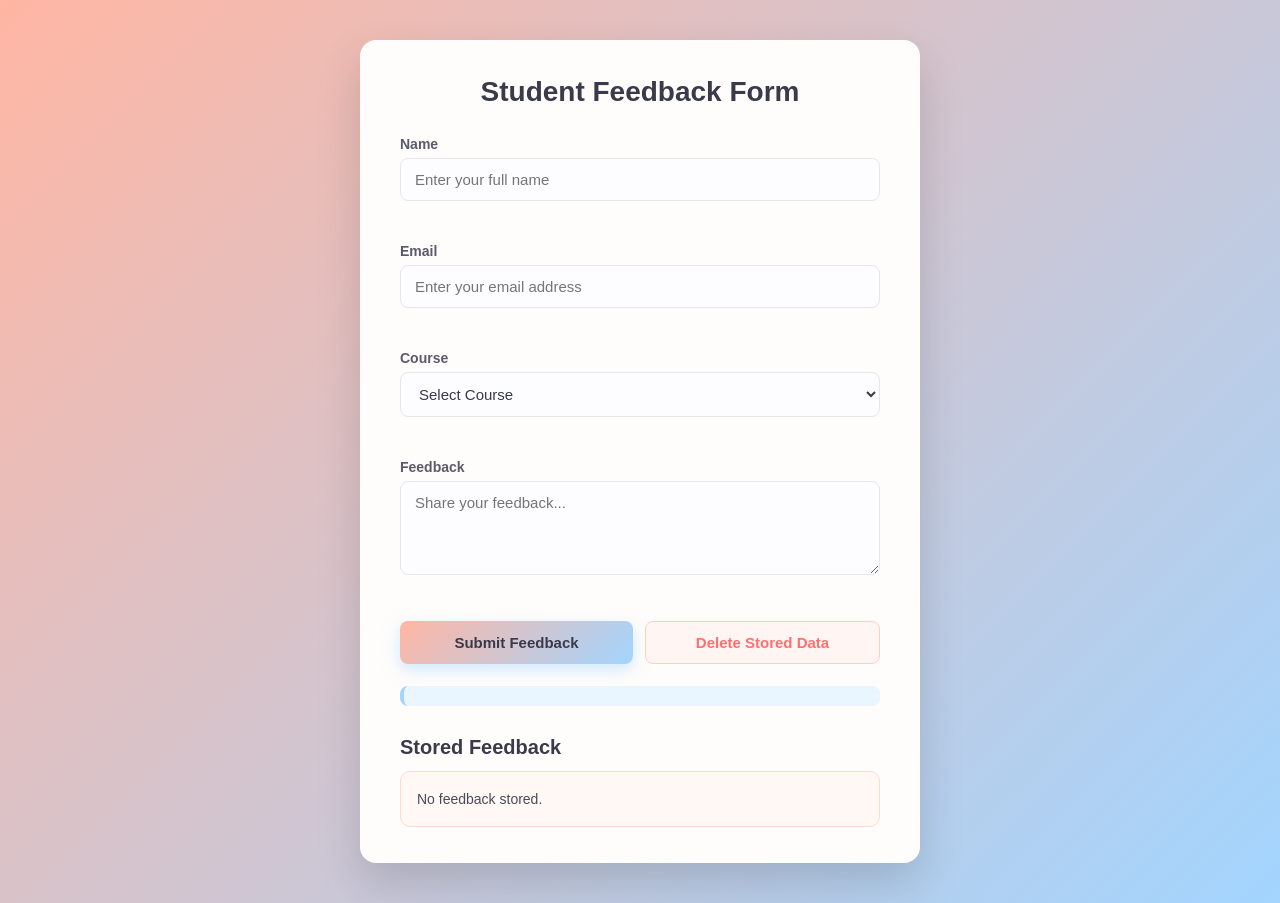
<file: Assigment 3/form.html>
<!DOCTYPE html>
<html lang="en">
<head>
<meta charset="UTF-8">
<meta name="viewport" content="width=device-width, initial-scale=1.0">
<title>Student Feedback Form</title>
<link rel="stylesheet" href="form.css">
</head>
<body>

  <div class="container">
    <h1>Student Feedback Form</h1>

    <form id="feedbackForm" novalidate>
      <div class="form-group">
        <label for="name">Name</label>
        <input type="text" id="name" placeholder="Enter your full name">
        <span class="error" id="nameError"></span>
      </div>

      <div class="form-group">
        <label for="email">Email</label>
        <input type="email" id="email" placeholder="Enter your email address">
        <span class="error" id="emailError"></span>
      </div>

      <div class="form-group">
        <label for="course">Course</label>
        <select id="course">
          <option value="">Select Course</option>
          <option value="Web Development">Web Development</option>
          <option value="Data Science">Data Science</option>
          <option value="UI/UX Design">UI/UX Design</option>
          <option value="Cybersecurity">Cybersecurity</option>
          <option value="AI & Machine Learning">AI & Machine Learning</option>
        </select>
        <span class="error" id="courseError"></span>
      </div>

      <div class="form-group">
        <label for="feedback">Feedback</label>
        <textarea id="feedback" rows="4" placeholder="Share your feedback..."></textarea>
        <span class="error" id="feedbackError"></span>
      </div>

      <div class="btn-group">
        <button type="submit" class="btn btn-primary">Submit Feedback</button>
        <button type="button" id="deleteBtn" class="btn btn-danger">Delete Stored Data</button>
      </div>
    </form>

    <p class="session-user" id="sessionUser"></p>

    <div class="stored-section">
      <h2>Stored Feedback</h2>
      <div id="storedFeedback" class="stored-box">No feedback stored.</div>
    </div>
  </div>

<script src="form.js"></script>
</body>
</html>
</file>
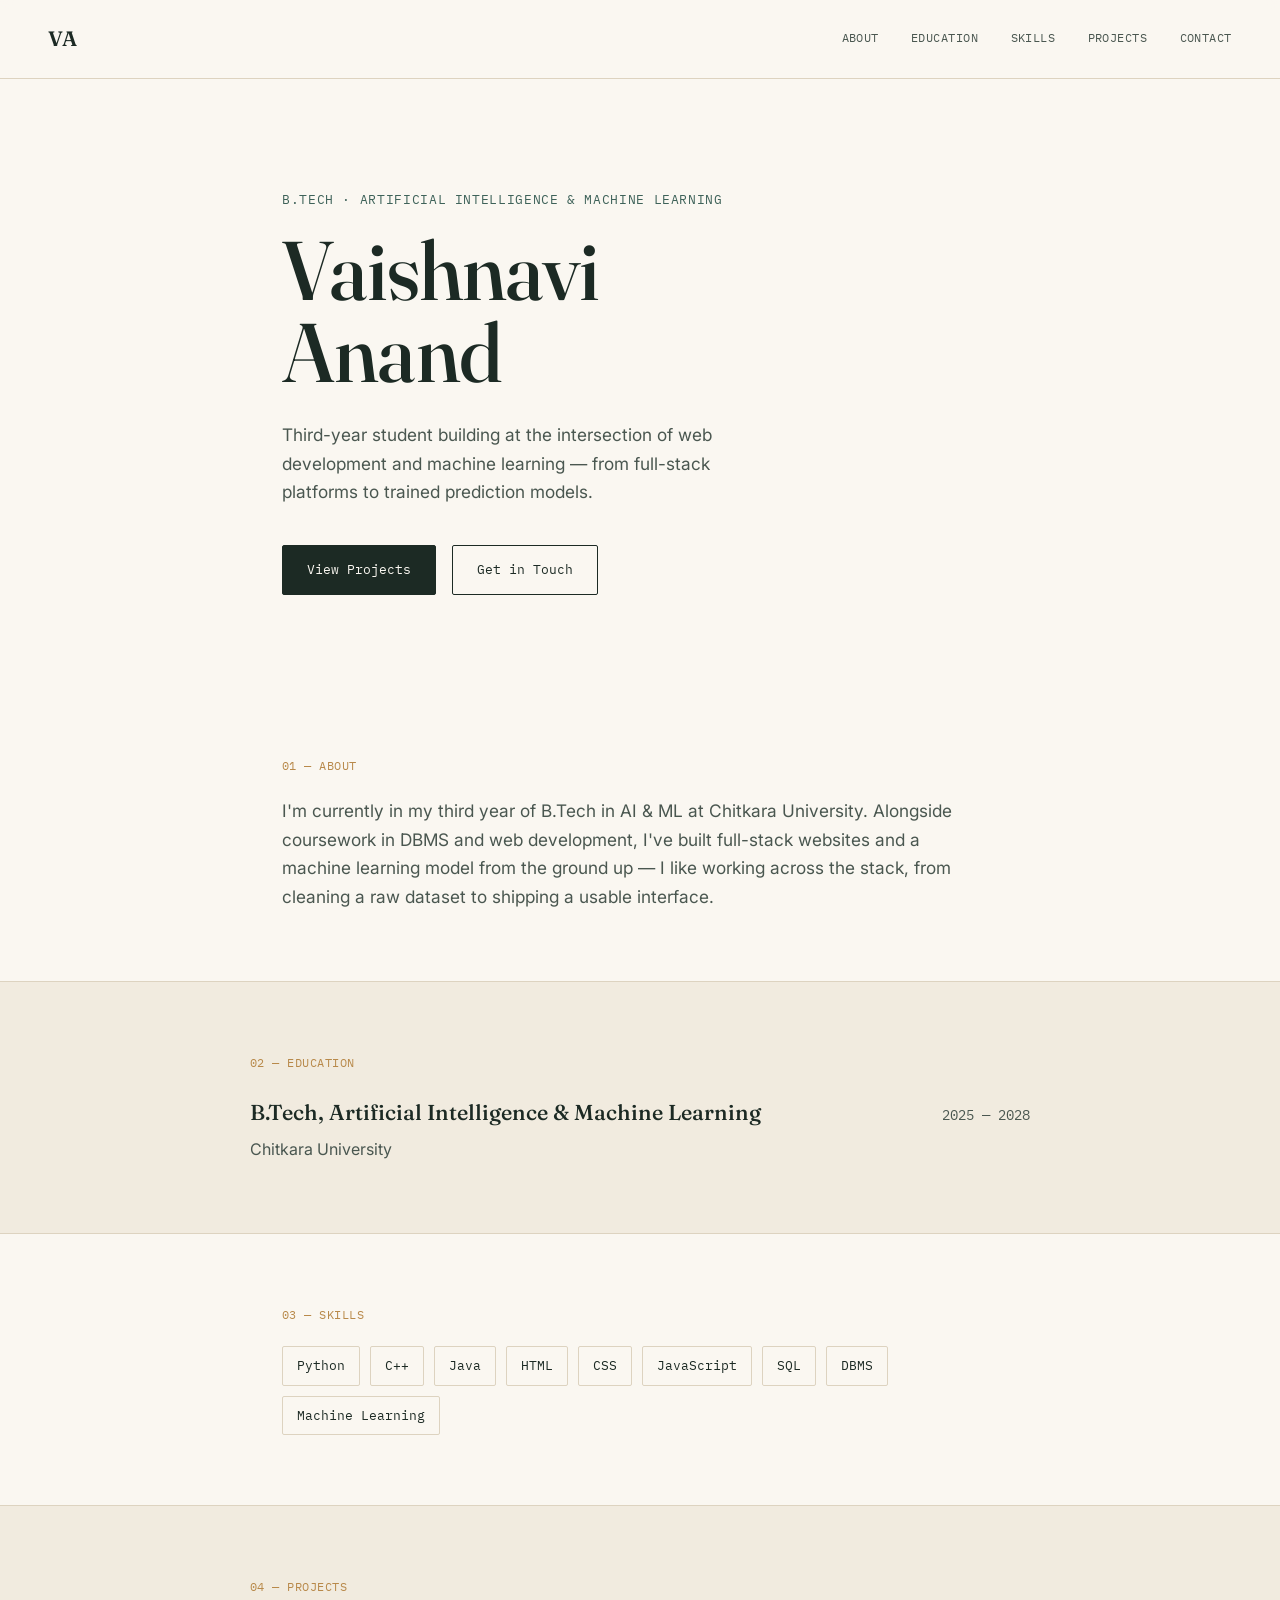
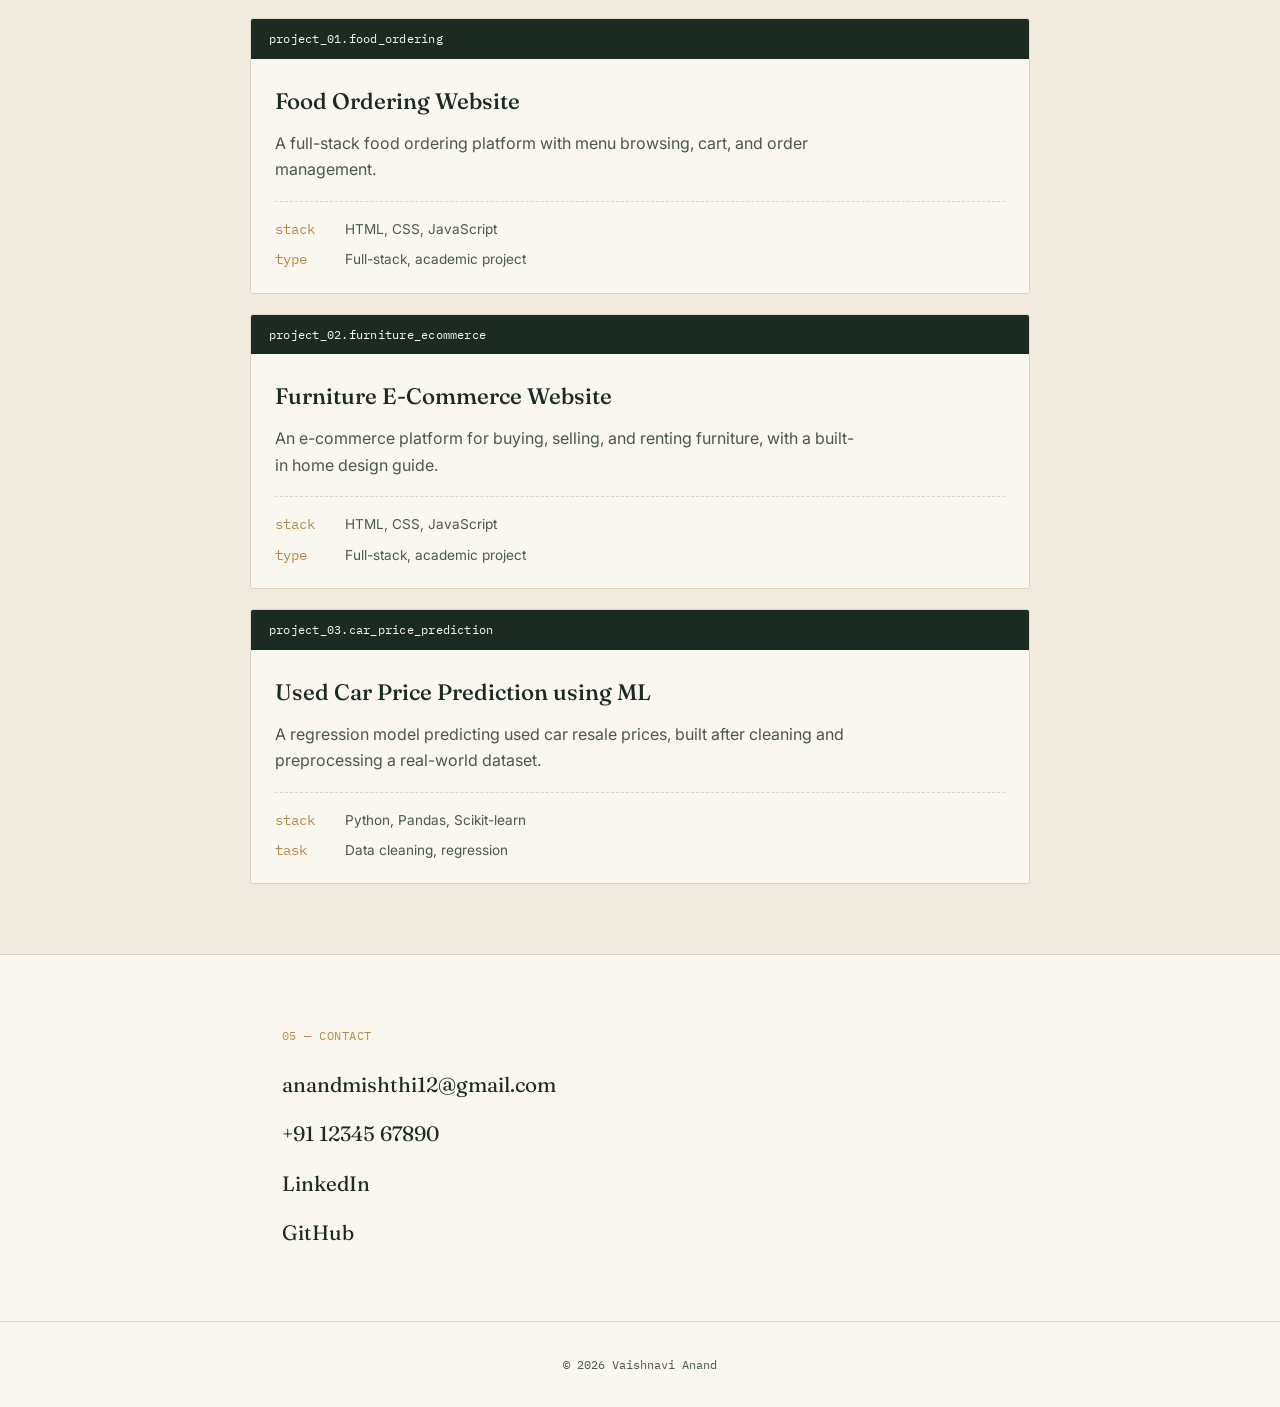
<file: ASSIGNMENT1/portfolio.html>
<!DOCTYPE html>
<html lang="en">
<head>
<meta charset="UTF-8">
<meta name="viewport" content="width=device-width, initial-scale=1.0">
<title>Vaishnavi Anand — Portfolio</title>
<link rel="preconnect" href="https://fonts.googleapis.com">
<link href="https://fonts.googleapis.com/css2?family=Fraunces:opsz,wght@9..144,400;9..144,500;9..144,600&family=Inter:wght@400;500;600&family=IBM+Plex+Mono:wght@400;500&display=swap" rel="stylesheet">
<link rel="stylesheet" href="style.css">
</head>
<body>

<nav>
  <span class="nav__mark">VA</span>
  <div class="nav__links">
    <a href="#about">About</a>
    <a href="#education">Education</a>
    <a href="#skills">Skills</a>
    <a href="#projects">Projects</a>
    <a href="#contact">Contact</a>
  </div>
</nav>

<header class="hero">
  <p class="eyebrow">B.Tech · Artificial Intelligence &amp; Machine Learning</p>
  <h1>Vaishnavi<br>Anand</h1>
  <p class="hero__sub">Third-year student building at the intersection of web development and machine learning — from full-stack platforms to trained prediction models.</p>
  <div class="hero__actions">
    <a href="#projects" class="btn btn--fill">View Projects</a>
    <a href="#contact" class="btn btn--line">Get in Touch</a>
  </div>
</header>

<section id="about" class="section">
  <p class="tag">01 — About</p>
  <p class="about__text">I'm currently in my third year of B.Tech in AI &amp; ML at Chitkara University. Alongside coursework in DBMS and web development, I've built full-stack websites and a machine learning model from the ground up — I like working across the stack, from cleaning a raw dataset to shipping a usable interface.</p>
</section>

<section id="education" class="section section--surface">
  <p class="tag">02 — Education</p>
  <div class="edu-row">
    <h3>B.Tech, Artificial Intelligence &amp; Machine Learning</h3>
    <span class="edu-row__year">2025 — 2028</span>
  </div>
  <p class="edu-row__place">Chitkara University</p>
</section>

<section id="skills" class="section">
  <p class="tag">03 — Skills</p>
  <div class="skills">
    <span>Python</span>
    <span>C++</span>
    <span>Java</span>
    <span>HTML</span>
    <span>CSS</span>
    <span>JavaScript</span>
    <span>SQL</span>
    <span>DBMS</span>
    <span>Machine Learning</span>
  </div>
</section>

<section id="projects" class="section section--surface">
  <p class="tag">04 — Projects</p>

  <article class="model-card">
    <div class="model-card__head">
      <span>project_01.food_ordering</span>
    </div>
    <div class="model-card__body">
      <h3>Food Ordering Website</h3>
      <p>A full-stack food ordering platform with menu browsing, cart, and order management.</p>
      <dl class="spec">
        <div><dt>stack</dt><dd>HTML, CSS, JavaScript</dd></div>
        <div><dt>type</dt><dd>Full-stack, academic project</dd></div>
      </dl>
    </div>
  </article>

  <article class="model-card">
    <div class="model-card__head">
      <span>project_02.furniture_ecommerce</span>
    </div>
    <div class="model-card__body">
      <h3>Furniture E-Commerce Website</h3>
      <p>An e-commerce platform for buying, selling, and renting furniture, with a built-in home design guide.</p>
      <dl class="spec">
        <div><dt>stack</dt><dd>HTML, CSS, JavaScript</dd></div>
        <div><dt>type</dt><dd>Full-stack, academic project</dd></div>
      </dl>
    </div>
  </article>

  <article class="model-card">
    <div class="model-card__head">
      <span>project_03.car_price_prediction</span>
    </div>
    <div class="model-card__body">
      <h3>Used Car Price Prediction using ML</h3>
      <p>A regression model predicting used car resale prices, built after cleaning and preprocessing a real-world dataset.</p>
      <dl class="spec">
        <div><dt>stack</dt><dd>Python, Pandas, Scikit-learn</dd></div>
        <div><dt>task</dt><dd>Data cleaning, regression</dd></div>
      </dl>
    </div>
  </article>
</section>

<section id="contact" class="section">
  <p class="tag">05 — Contact</p>
  <div class="contact">
    <a class="contact__item" href="mailto:anandmishthi12@gmail.com">anandmishthi12@gmail.com</a>
    <a class="contact__item" href="tel:+911234567890">+91 12345 67890</a>
    <a class="contact__item" href="https://www.linkedin.com/in/vaishnavi-anand-560182320" target="_blank">LinkedIn</a>
    <a class="contact__item" href="https://github.com/Vaishnavi120605" target="_blank">GitHub</a>
  </div>
</section>

<footer>
  <p>&copy; 2026 Vaishnavi Anand</p>
</footer>

</body>
</html>
</file>
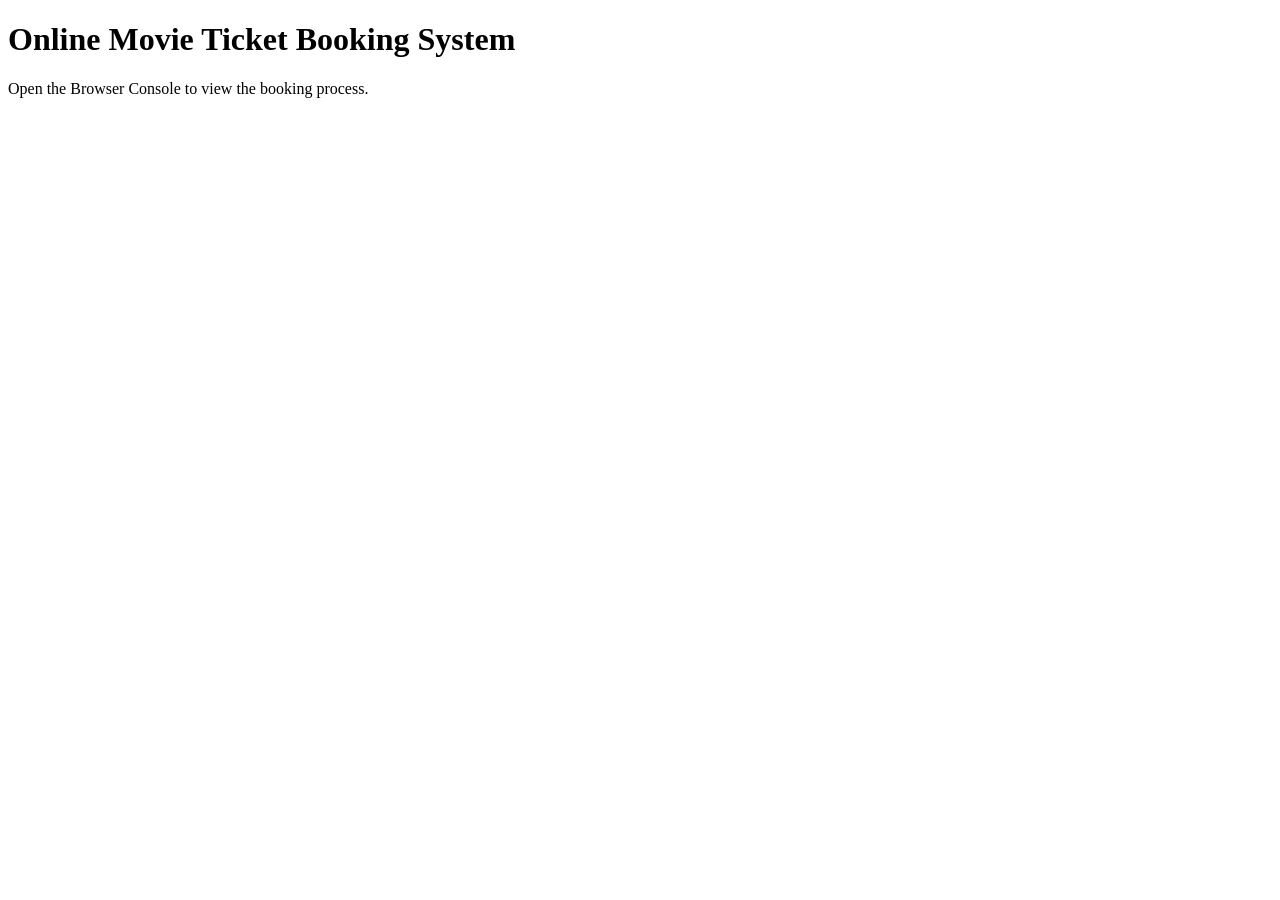
<file: ASSIGNMENT4/script.html>
<!DOCTYPE html>
<html lang="en">
<head>
  <meta charset="UTF-8">
  <title>Online Movie Ticket Booking System</title>
</head>
<body>
  <h1>Online Movie Ticket Booking System</h1>
  <p>Open the Browser Console to view the booking process.</p>

  <script>
    let seatsAvailable = true;

    const booking = new Promise((resolve, reject) => {
      console.log("1. Checking Seat Availability...");

      setTimeout(() => {
        if (seatsAvailable) {
          resolve("Seats are available.");
        } else {
          reject("No Seats Available.");
        }
      }, 2000);
    });

    booking
      .then((seatResult) => {
        console.log(seatResult);
        console.log("2. Processing Payment...");

        return seatResult + " Payment processed successfully.";
      })
      .then((paymentResult) => {
        console.log(paymentResult);
        console.log("3. Confirming Booking...");

        return paymentResult + " Booking confirmed.";
      })
      .then((confirmationResult) => {
        console.log(confirmationResult);
        console.log("4. Generating Ticket...");

        return confirmationResult + " Ticket generated: MOVIE-12345.";
      })
      .then((ticketResult) => {
        console.log(ticketResult);
        console.log("Booking process completed successfully!");
      })
      .catch((error) => {
        console.error("Booking failed: " + error);
      });
  </script>
</body>
</html>
</file>
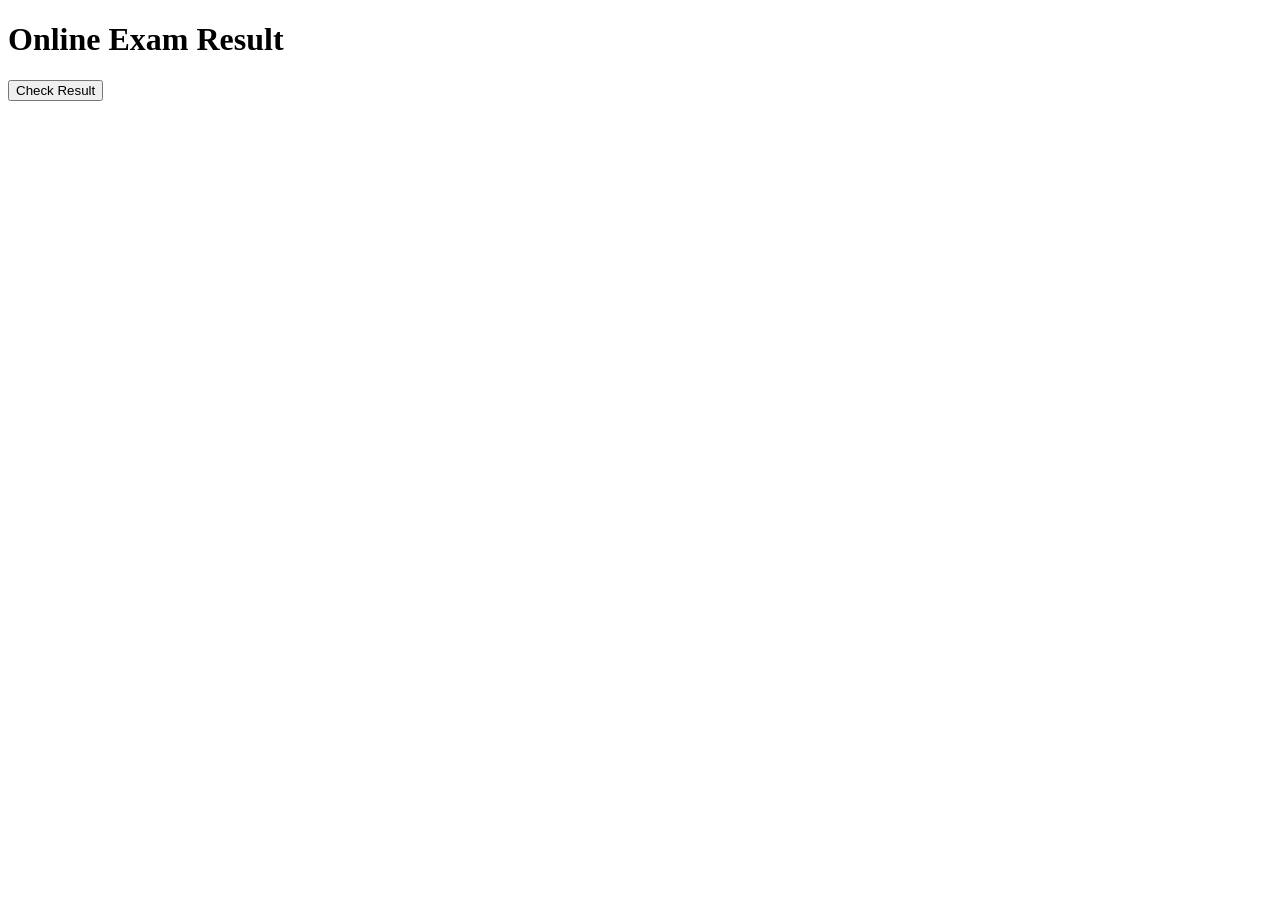
<file: ASSIGNMENT5/async.html>
<!DOCTYPE html>
<html lang="en">
<head>
  <meta charset="UTF-8">
  <meta name="viewport" content="width=device-width, initial-scale=1.0">

  <title>Online Exam Result System</title>
</head>

<body>
  <h1>Online Exam Result</h1>

  <button onclick="checkResult()">Check Result</button>

  <p id="result"></p>

  <script>
    
    function calculateResult() {
      return new Promise((resolve) => {

       
        setTimeout(() => {

        
          resolve("Your result is ready! You scored 85 marks.");

        }, 3000);
      });
    }

    
    async function checkResult() {
      const resultArea = document.getElementById("result");


      resultArea.textContent = "Calculating your result...";

   
      const result = await calculateResult();

      resultArea.textContent = result;
    }
  </script>
</body>
</html>
</file>
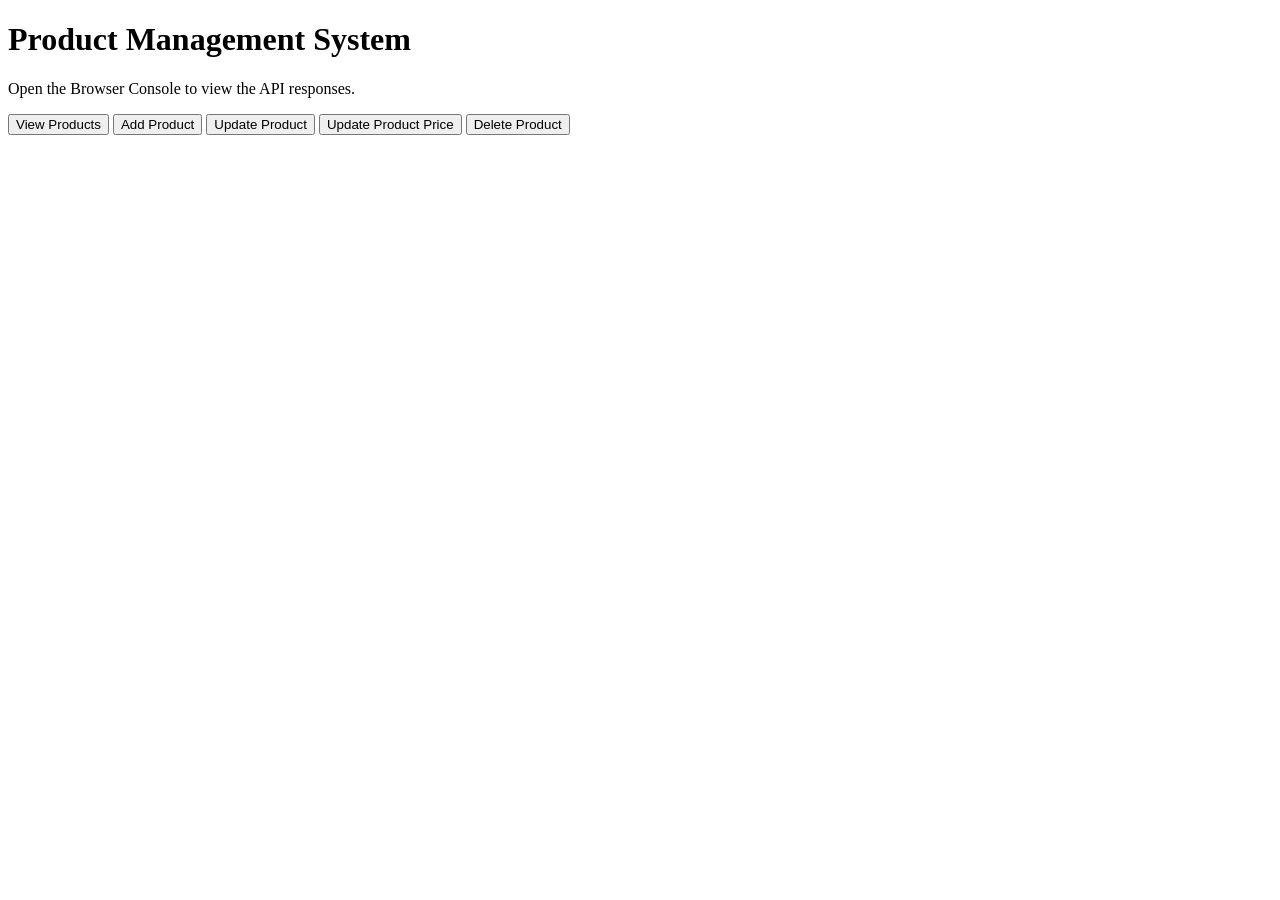
<file: ASSIGNMENT6/fetch.html>
<!DOCTYPE html>
<html lang="en">
<head>
  <meta charset="UTF-8">
  <meta name="viewport" content="width=device-width, initial-scale=1.0">

  <title>Product Management System</title>
</head>

<body>
  <h1>Product Management System</h1>
  <p>Open the Browser Console to view the API responses.</p>

  <button onclick="getProducts()">View Products</button>
  <button onclick="addProduct()">Add Product</button>
  <button onclick="updateProduct()">Update Product</button>
  <button onclick="updatePrice()">Update Product Price</button>
  <button onclick="deleteProduct()">Delete Product</button>

  <script>
    const apiURL = "https://fakestoreapi.com/products";

    async function getProducts() {
      try {
        const response = await fetch(apiURL, {
          method: "GET"
        });

        const products = await response.json();

        console.log("All Products:");
        console.log(products);
      } catch (error) {
        console.error("Error fetching products:", error);
      }
    }

    async function addProduct() {
      const product = {
        title: "Wireless Headphones",
        price: 1999,
        category: "electronics"
      };

      try {
        const response = await fetch(apiURL, {
          method: "POST",
          headers: {
            "Content-Type": "application/json"
          },
          body: JSON.stringify(product)
        });

        const result = await response.json();

        console.log("Product Added:");
        console.log(result);
      } catch (error) {
        console.error("Error adding product:", error);
      }
    }

    async function updateProduct() {
      const updatedProduct = {
        title: "Premium Wireless Headphones",
        price: 2499,
        description: "Wireless headphones with high-quality sound.",
        image: "https://example.com/headphones.jpg",
        category: "electronics"
      };

      try {
        const response = await fetch(`${apiURL}/1`, {
          method: "PUT",
          headers: {
            "Content-Type": "application/json"
          },
          body: JSON.stringify(updatedProduct)
        });

        const result = await response.json();

        console.log("Product Completely Updated:");
        console.log(result);
      } catch (error) {
        console.error("Error updating product:", error);
      }
    }

    async function updatePrice() {
      const newPrice = {
        price: 1499
      };

      try {
        const response = await fetch(`${apiURL}/1`, {
          method: "PATCH",
          headers: {
            "Content-Type": "application/json"
          },
          body: JSON.stringify(newPrice)
        });

        const result = await response.json();

        console.log("Product Price Updated:");
        console.log(result);
      } catch (error) {
        console.error("Error updating product price:", error);
      }
    }

    async function deleteProduct() {
      try {
        const response = await fetch(`${apiURL}/1`, {
          method: "DELETE"
        });

        const result = await response.json();

        console.log("Product Deleted:");
        console.log(result);
      } catch (error) {
        console.error("Error deleting product:", error);
      }
    }
  </script>
</body>
</html>
</file>
<file: Assigment 3/form.css>
* {
  margin: 0;
  padding: 0;
  box-sizing: border-box;
}

body {
  font-family: 'Segoe UI', Tahoma, Geneva, Verdana, sans-serif;
  background: linear-gradient(135deg, #ffb6a3 0%, #a3d5ff 100%);
  min-height: 100vh;
  display: flex;
  justify-content: center;
  align-items: flex-start;
  padding: 40px 20px;
}

.container {
  background: #fffdfb;
  width: 100%;
  max-width: 560px;
  border-radius: 16px;
  padding: 36px 40px;
  box-shadow: 0 20px 45px rgba(0, 0, 0, 0.15);
  animation: fadeIn 0.4s ease-in-out;
}

@keyframes fadeIn {
  from { opacity: 0; transform: translateY(15px); }
  to { opacity: 1; transform: translateY(0); }
}

h1 {
  text-align: center;
  color: #3a3a4a;
  margin-bottom: 28px;
  font-size: 28px;
}

.form-group {
  margin-bottom: 20px;
}

label {
  display: block;
  font-weight: 600;
  margin-bottom: 6px;
  color: #5a5a6a;
  font-size: 14px;
}

input[type="text"],
input[type="email"],
select,
textarea {
  width: 100%;
  padding: 12px 14px;
  border: 1.5px solid #e6e6ee;
  border-radius: 8px;
  font-size: 15px;
  font-family: inherit;
  background: #fdfdff;
  color: #3a3a4a;
  transition: border-color 0.25s, box-shadow 0.25s;
  resize: vertical;
}

input:focus,
select:focus,
textarea:focus {
  outline: none;
  border-color: #ff9d84;
  box-shadow: 0 0 0 3px rgba(255, 157, 132, 0.2);
}

input.invalid,
select.invalid,
textarea.invalid {
  border-color: #ff6f6f;
  box-shadow: 0 0 0 3px rgba(255, 111, 111, 0.15);
}

.error {
  display: block;
  color: #ff6f6f;
  font-size: 13px;
  margin-top: 6px;
  min-height: 16px;
}

.btn-group {
  display: flex;
  gap: 12px;
  margin-top: 8px;
}

.btn {
  flex: 1;
  padding: 12px 16px;
  border: none;
  border-radius: 8px;
  font-size: 15px;
  font-weight: 600;
  cursor: pointer;
  transition: transform 0.15s, box-shadow 0.15s, background 0.2s;
}

.btn:active {
  transform: scale(0.97);
}

.btn-primary {
  background: linear-gradient(135deg, #ffb6a3, #a3d5ff);
  color: #3a3a4a;
  box-shadow: 0 6px 16px rgba(163, 213, 255, 0.5);
}

.btn-primary:hover {
  box-shadow: 0 8px 20px rgba(255, 182, 163, 0.6);
}

.btn-danger {
  background: #fff5f2;
  color: #ff6f6f;
  border: 1.5px solid #ffcfc0;
}

.btn-danger:hover {
  background: #ffe9e2;
}

.session-user {
  margin-top: 22px;
  font-weight: 600;
  color: #3a3a4a;
  background: #eaf6ff;
  padding: 10px 14px;
  border-radius: 8px;
  border-left: 4px solid #a3d5ff;
}

.stored-section {
  margin-top: 30px;
}

.stored-section h2 {
  font-size: 20px;
  color: #3a3a4a;
  margin-bottom: 12px;
}

.stored-box {
  background: #fff8f5;
  border: 1.5px solid #ffdccf;
  border-radius: 10px;
  padding: 16px;
  font-size: 14px;
  color: #4a4a5a;
  line-height: 1.6;
}

.stored-box p {
  margin-bottom: 4px;
}

.stored-box strong {
  color: #3a3a4a;
}
</file>
<file: ASSIGNMENT1/style.css>
:root {
  --paper: #faf7f1;
  --surface: #f1ebdf;
  --ink: #1c2a24;
  --ink-soft: #4a5750;
  --sage: #3e6259;
  --gold: #b8894a;
  --line: #ddd3c0;
}

* { box-sizing: border-box; margin: 0; padding: 0; }

body {
  background: var(--paper);
  color: var(--ink);
  font-family: 'Inter', sans-serif;
  line-height: 1.65;
  -webkit-font-smoothing: antialiased;
}

a { color: inherit; }

/* ---------- Nav ---------- */
nav {
  position: sticky;
  top: 0;
  z-index: 10;
  display: flex;
  justify-content: space-between;
  align-items: center;
  padding: 22px 48px;
  background: rgba(250, 247, 241, 0.9);
  backdrop-filter: blur(6px);
  border-bottom: 1px solid var(--line);
}
.nav__mark {
  font-family: 'Fraunces', serif;
  font-weight: 600;
  font-size: 1.3rem;
}
.nav__links { display: flex; gap: 32px; }
.nav__links a {
  text-decoration: none;
  font-family: 'IBM Plex Mono', monospace;
  font-size: 0.78rem;
  letter-spacing: 0.04em;
  text-transform: uppercase;
  color: var(--ink-soft);
  position: relative;
  padding-bottom: 3px;
}
.nav__links a::after {
  content: '';
  position: absolute;
  left: 0; bottom: 0;
  width: 0; height: 1px;
  background: var(--sage);
  transition: width 0.25s ease;
}
.nav__links a:hover { color: var(--ink); }
.nav__links a:hover::after { width: 100%; }

/* ---------- Hero ---------- */
.hero {
  max-width: 780px;
  margin: 0 auto;
  padding: 110px 32px 90px;
}
.eyebrow {
  font-family: 'IBM Plex Mono', monospace;
  font-size: 0.8rem;
  letter-spacing: 0.05em;
  text-transform: uppercase;
  color: var(--sage);
  margin-bottom: 20px;
}
.hero h1 {
  font-family: 'Fraunces', serif;
  font-weight: 500;
  font-size: clamp(3rem, 8vw, 5.2rem);
  line-height: 0.98;
  letter-spacing: -0.01em;
}
.hero__sub {
  margin-top: 28px;
  max-width: 46ch;
  font-size: 1.08rem;
  color: var(--ink-soft);
}
.hero__actions {
  display: flex;
  gap: 16px;
  margin-top: 38px;
}
.btn {
  font-family: 'IBM Plex Mono', monospace;
  font-size: 0.82rem;
  text-decoration: none;
  padding: 13px 24px;
  border-radius: 2px;
  border: 1px solid var(--ink);
  transition: background 0.2s ease, color 0.2s ease;
}
.btn--fill { background: var(--ink); color: var(--paper); }
.btn--fill:hover { background: var(--sage); border-color: var(--sage); }
.btn--line { background: transparent; color: var(--ink); }
.btn--line:hover { background: var(--ink); color: var(--paper); }

/* ---------- Sections ---------- */
.section {
  max-width: 780px;
  margin: 0 auto;
  padding: 70px 32px;
}
.section--surface {
  max-width: none;
  background: var(--surface);
  border-top: 1px solid var(--line);
  border-bottom: 1px solid var(--line);
}
.section--surface > * { max-width: 780px; margin-left: auto; margin-right: auto; }

.tag {
  font-family: 'IBM Plex Mono', monospace;
  font-size: 0.78rem;
  letter-spacing: 0.04em;
  text-transform: uppercase;
  color: var(--gold);
  margin-bottom: 22px;
}

.about__text { font-size: 1.08rem; color: var(--ink-soft); max-width: 62ch; }

/* ---------- Education ---------- */
.edu-row {
  display: flex;
  justify-content: space-between;
  align-items: baseline;
  gap: 12px;
  flex-wrap: wrap;
}
.edu-row h3 {
  font-family: 'Fraunces', serif;
  font-weight: 500;
  font-size: 1.35rem;
}
.edu-row__year {
  font-family: 'IBM Plex Mono', monospace;
  font-size: 0.85rem;
  color: var(--ink-soft);
}
.edu-row__place { margin-top: 6px; color: var(--ink-soft); }

/* ---------- Skills ---------- */
.skills { display: flex; flex-wrap: wrap; gap: 10px; }
.skills span {
  font-family: 'IBM Plex Mono', monospace;
  font-size: 0.8rem;
  padding: 8px 14px;
  border: 1px solid var(--line);
  border-radius: 2px;
  background: var(--paper);
  transition: border-color 0.2s ease, transform 0.2s ease;
}
.skills span:hover {
  border-color: var(--sage);
  transform: translateY(-2px);
}

/* ---------- Model cards (signature element) ---------- */
.model-card {
  background: var(--paper);
  border: 1px solid var(--line);
  border-radius: 3px;
  margin-bottom: 20px;
  overflow: hidden;
  transition: border-color 0.25s ease, transform 0.25s ease;
}
.model-card:last-child { margin-bottom: 0; }
.model-card:hover {
  border-color: var(--sage);
  transform: translateY(-3px);
}
.model-card__head {
  background: var(--ink);
  color: var(--paper);
  font-family: 'IBM Plex Mono', monospace;
  font-size: 0.75rem;
  letter-spacing: 0.02em;
  padding: 10px 18px;
}
.model-card__body { padding: 24px 24px 22px; }
.model-card__body h3 {
  font-family: 'Fraunces', serif;
  font-weight: 500;
  font-size: 1.4rem;
  margin-bottom: 10px;
}
.model-card__body p {
  color: var(--ink-soft);
  margin-bottom: 18px;
  max-width: 58ch;
}
.spec {
  display: flex;
  flex-direction: column;
  gap: 8px;
  border-top: 1px dashed var(--line);
  padding-top: 16px;
}
.spec > div {
  display: flex;
  gap: 14px;
  font-size: 0.85rem;
}
.spec dt {
  font-family: 'IBM Plex Mono', monospace;
  color: var(--gold);
  width: 56px;
  flex-shrink: 0;
}
.spec dd { color: var(--ink-soft); }

/* ---------- Contact ---------- */
.contact {
  display: flex;
  flex-direction: column;
  gap: 14px;
}
.contact__item {
  text-decoration: none;
  font-family: 'Fraunces', serif;
  font-size: 1.3rem;
  width: fit-content;
  border-bottom: 1px solid transparent;
  transition: border-color 0.2s ease, color 0.2s ease;
}
.contact__item:hover {
  color: var(--sage);
  border-color: var(--sage);
}

/* ---------- Footer ---------- */
footer {
  text-align: center;
  padding: 32px;
  font-family: 'IBM Plex Mono', monospace;
  font-size: 0.78rem;
  color: var(--ink-soft);
  border-top: 1px solid var(--line);
}

/* ---------- Responsive ---------- */
@media (max-width: 640px) {
  nav { padding: 18px 20px; }
  .nav__links { gap: 18px; }
  .nav__links a { font-size: 0.68rem; }
  .hero { padding: 80px 22px 60px; }
  .section { padding: 56px 22px; }
  .edu-row { flex-direction: column; align-items: flex-start; }
}
</file>
